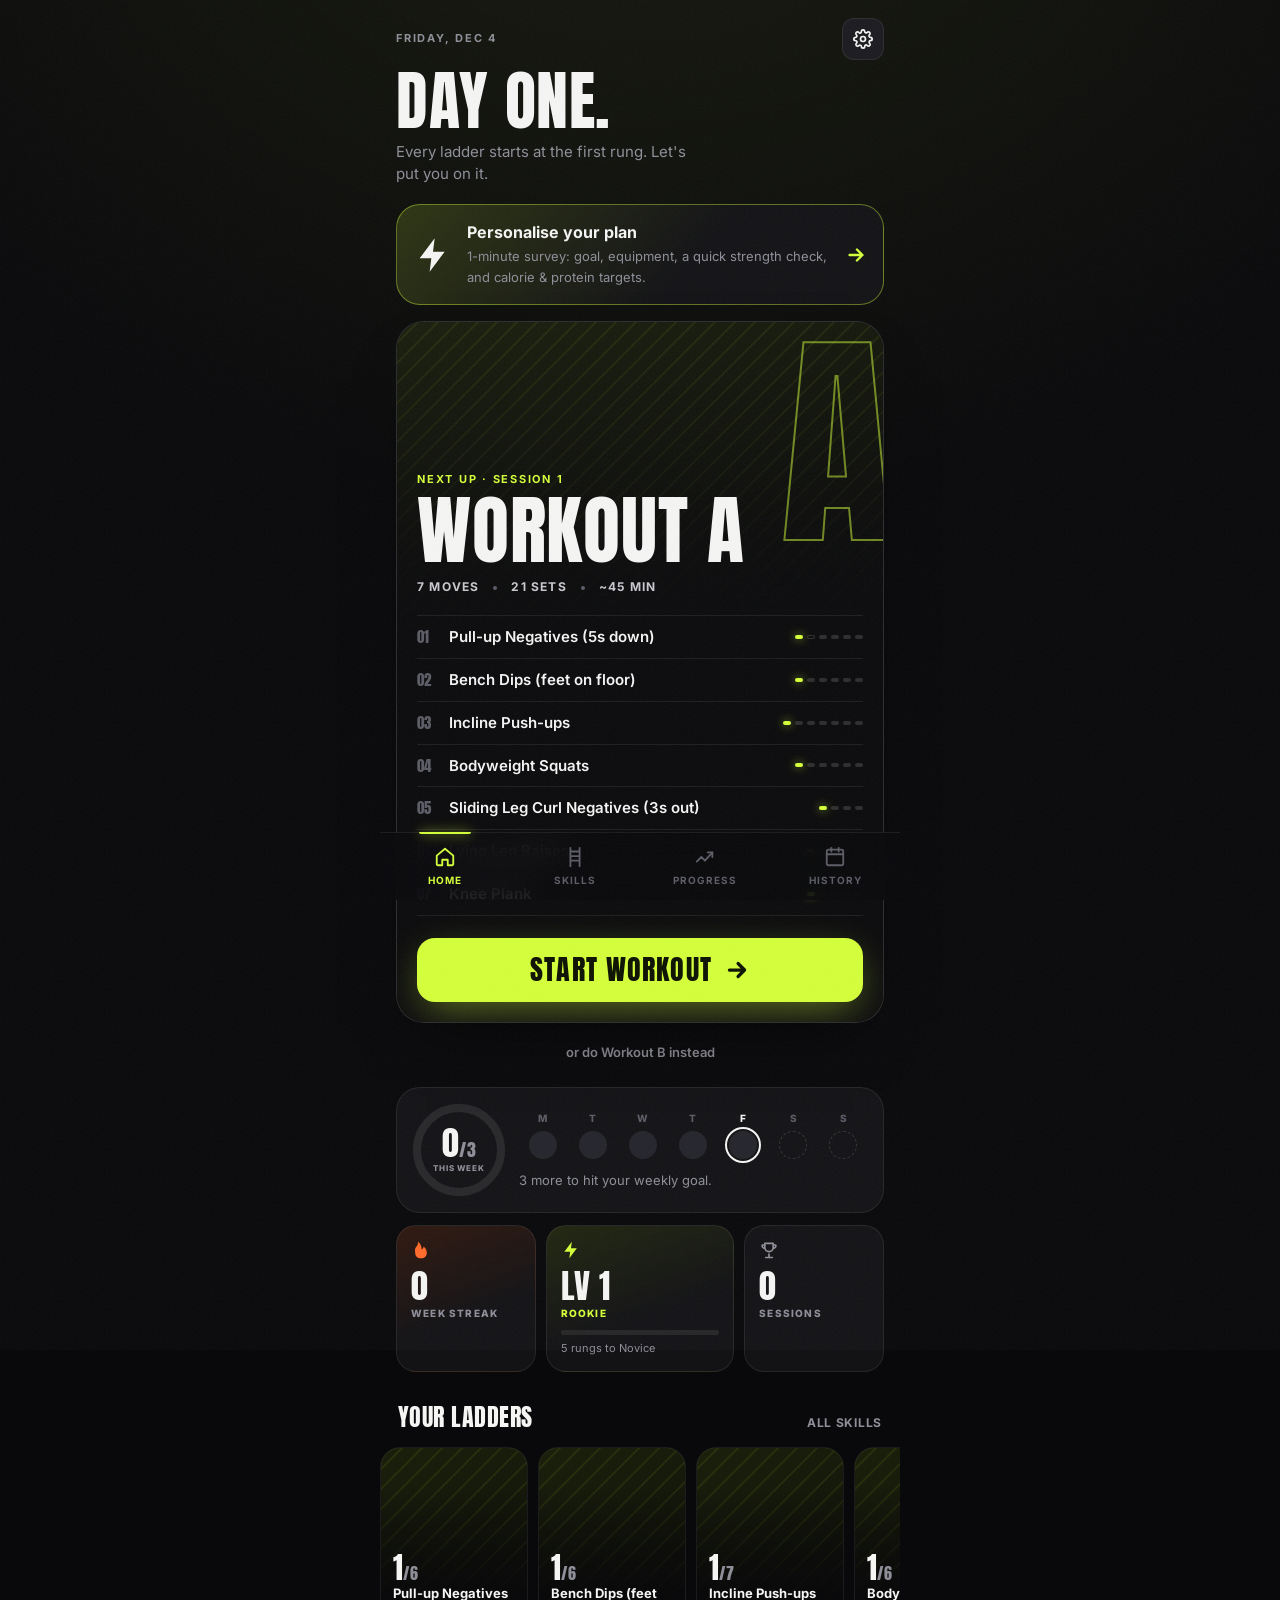
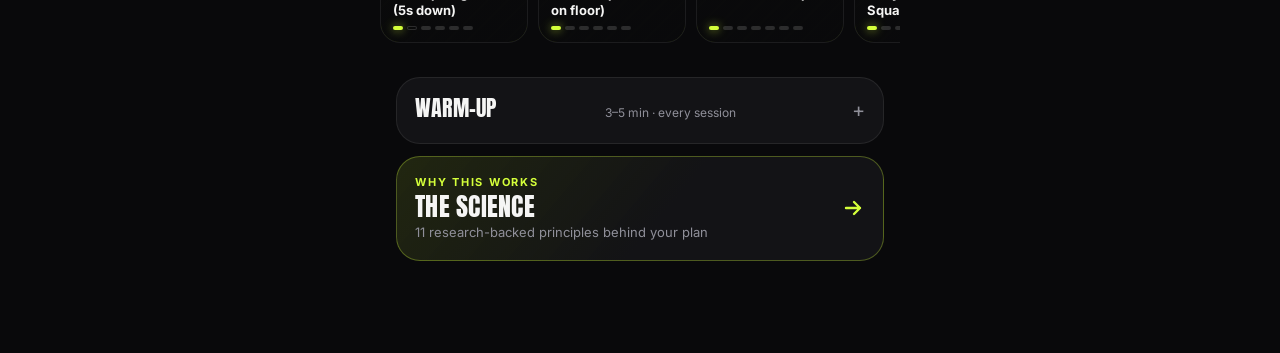
<file: index.html>
<!DOCTYPE html>
<html lang="en">
<head>
<meta charset="UTF-8">
<meta name="viewport" content="width=device-width, initial-scale=1.0, viewport-fit=cover">
<meta name="theme-color" content="#09090b">
<title>Calisthenics</title>
<link rel="manifest" href="manifest.webmanifest">
<link rel="icon" type="image/png" href="icons/favicon-64.png">
<link rel="apple-touch-icon" href="icons/apple-touch-icon.png">
<meta name="apple-mobile-web-app-capable" content="yes">
<meta name="mobile-web-app-capable" content="yes">
<meta name="apple-mobile-web-app-status-bar-style" content="black-translucent">
<meta name="apple-mobile-web-app-title" content="Calisthenics">
<link rel="stylesheet" href="css/tokens.css">
<link rel="stylesheet" href="css/components.css">
<link rel="stylesheet" href="css/home.css">
<link rel="stylesheet" href="css/session.css">
<link rel="stylesheet" href="css/skills.css">
<link rel="stylesheet" href="css/progress.css">
<link rel="stylesheet" href="css/history.css">
<link rel="stylesheet" href="css/science.css">
<link rel="stylesheet" href="css/equipment.css">
<link rel="stylesheet" href="css/survey.css">
<link rel="stylesheet" href="css/sync.css">
<link rel="stylesheet" href="css/reminders.css">
<link rel="stylesheet" href="css/weight.css">
</head>
<body>
<div class="grain" aria-hidden="true"></div>

<main id="app">
  <section id="home" class="screen"></section>
  <section id="skills" class="screen hidden"></section>
  <section id="progress" class="screen hidden"></section>
  <section id="history" class="screen hidden"></section>
</main>

<!-- Full-screen layers -->
<section id="session" class="layer hidden"></section>
<section id="rest" class="layer hidden"></section>
<section id="hold" class="layer hidden"></section>
<section id="finish" class="layer hidden"></section>
<section id="survey" class="layer hidden"></section>

<div id="sheet" class="sheet-wrap hidden"><div class="sheet" id="sheetBody"></div></div>

<div id="vidOverlay" class="vid-wrap hidden">
  <div class="vid-box">
    <div class="vid-head"><span id="vidTitle"></span><button class="icon-btn" id="vidClose" aria-label="Close">&#10005;</button></div>
    <div class="vid-frame"><iframe id="vidFrame" allow="accelerometer; autoplay; encrypted-media; gyroscope; picture-in-picture" allowfullscreen></iframe></div>
    <a id="vidOpen" class="vid-open" target="_blank" rel="noopener">Open in YouTube &#8599;</a>
  </div>
</div>

<div id="toast" class="toast hidden"></div>

<nav id="nav">
  <button data-screen="home" class="active">
    <svg viewBox="0 0 24 24"><path d="M3 10.5 12 3l9 7.5V20a1 1 0 0 1-1 1h-5v-6H9v6H4a1 1 0 0 1-1-1z"/></svg><span>Home</span></button>
  <button data-screen="skills">
    <svg viewBox="0 0 24 24"><path d="M7 2v20M17 2v20M7 6h10M7 11h10M7 16h10"/></svg><span>Skills</span></button>
  <button data-screen="progress">
    <svg viewBox="0 0 24 24"><path d="M3 17l5-5 4 4 8-9"/><path d="M15 7h5v5"/></svg><span>Progress</span></button>
  <button data-screen="history">
    <svg viewBox="0 0 24 24"><rect x="3" y="4" width="18" height="17" rx="2"/><path d="M3 9h18M8 2v4M16 2v4"/></svg><span>History</span></button>
</nav>

<!-- Data -->
<script src="js/data/plan.js"></script>
<script src="js/data/videos.js"></script>
<script src="js/data/cues.js"></script>
<script src="js/data/science.js"></script>
<script src="js/data/survey.js"></script>
<!-- Core (no DOM) -->
<script src="js/core/util.js"></script>
<script src="js/core/store.js"></script>
<script src="js/core/weights.js"></script>
<script src="js/core/planner.js"></script>
<script src="js/core/stats.js"></script>
<script src="js/core/deload.js"></script>
<script src="js/core/profile.js"></script>
<script src="js/core/sync.js"></script>
<!-- UI -->
<script src="js/ui/feedback.js"></script>
<script src="js/ui/widgets.js"></script>
<script src="js/ui/media.js"></script>
<script src="js/ui/dialogs.js"></script>
<script src="js/ui/router.js"></script>
<script src="js/ui/home.js"></script>
<script src="js/ui/deload.js"></script>
<script src="js/ui/session.js"></script>
<script src="js/ui/rest.js"></script>
<script src="js/ui/hold.js"></script>
<script src="js/ui/finish.js"></script>
<script src="js/ui/skills.js"></script>
<script src="js/ui/progress.js"></script>
<script src="js/ui/history.js"></script>
<script src="js/ui/settings.js"></script>
<script src="js/ui/science.js"></script>
<script src="js/ui/equipment.js"></script>
<script src="js/ui/survey.js"></script>
<script src="js/ui/fuel.js"></script>
<script src="js/ui/weight.js"></script>
<script src="js/ui/pwa.js"></script>
<script src="js/ui/sync.js"></script>
<script src="js/ui/reminders.js"></script>
<script src="js/ui/backnav.js"></script>
<script src="js/app.js"></script>
</body>
</html>
</file>
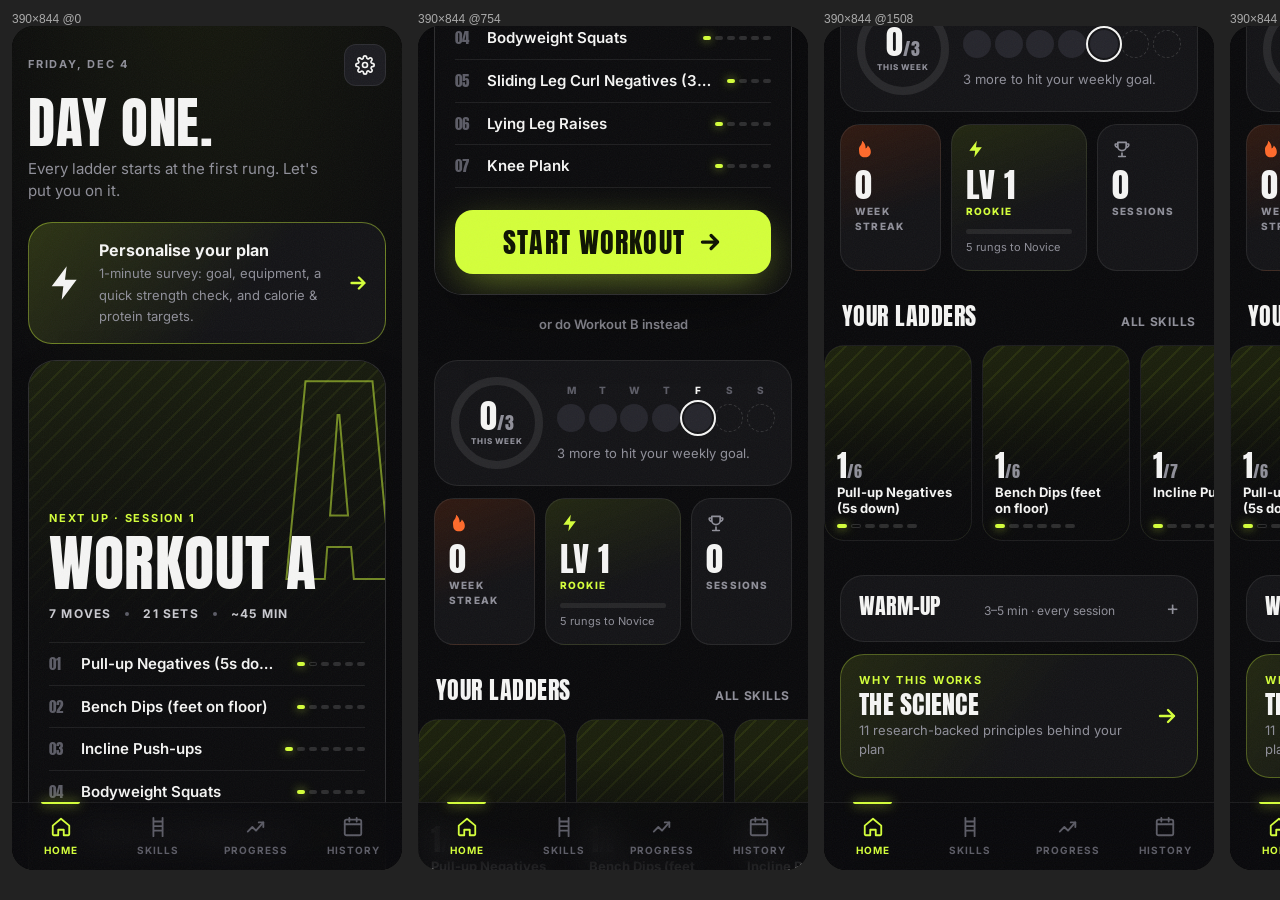
<file: _dev/phones.html>
<!DOCTYPE html><html><head><meta charset="UTF-8"><title>Phone preview</title>
<!-- Dev-only: renders the app in phone-sized frames. ?w=390&h=844&n=4&screen=home&step=760 -->
<style>body{margin:0;background:#222;display:flex;gap:16px;padding:12px;align-items:flex-start;font:12px sans-serif;color:#aaa}
iframe{border:0;border-radius:22px;background:#000;display:block}</style></head><body>
<script>
const q = new URLSearchParams(location.search);
const W = +q.get("w") || 390, H = +q.get("h") || 844, N = +q.get("n") || 4, STEP = +q.get("step") || (H - 90), SCREEN = q.get("screen") || "home";
for (let i = 0; i < N; i++) {
  const d = document.createElement("div");
  d.innerHTML = `${W}×${H} @${i * STEP}<iframe src="../index.html" width="${W}" height="${H}"></iframe>`;
  document.body.appendChild(d);
  const f = d.querySelector("iframe");
  f.onload = () => setTimeout(() => {
    const w = f.contentWindow;
    if (SCREEN !== "home") w.show(SCREEN);
    if (q.get("eval")) w.eval(q.get("eval"));
    setTimeout(() => { const L = w.document.querySelector(".layer:not(.hidden)"); L ? (L.scrollTop = i * STEP) : w.scrollTo(0, i * STEP); }, 900);
  }, 200);
}
</script></body></html>
</file>
<file: css/tokens.css>
/* Design tokens, fonts, reset, base typography. */
@font-face { font-family: "Anton"; src: url(../fonts/anton.woff2) format("woff2"); font-display: swap; }
@font-face { font-family: "Inter"; src: url(../fonts/inter.woff2) format("woff2"); font-weight: 400 800; font-display: swap; }

:root {
  --bg: #09090b;
  --surface: #131316;
  --surface-2: #1b1b20;
  --surface-3: #25252c;
  --line: rgba(255, 255, 255, .08);
  --line-2: rgba(255, 255, 255, .14);
  --text: #f5f5f4;
  --muted: #8f8f99;
  --faint: #5c5c66;

  --volt: #d4ff3a;          /* primary energy */
  --volt-ink: #0d1200;
  --volt-dim: rgba(212, 255, 58, .14);
  --fire: #ff6a2b;          /* streaks, workout B */
  --fire-dim: rgba(255, 106, 43, .15);
  --danger: #ff4d5e;

  --wA: var(--volt);
  --wB: var(--fire);

  --display: "Anton", "Impact", "Arial Narrow Bold", sans-serif;
  --body: "Inter", system-ui, -apple-system, "Segoe UI", Roboto, sans-serif;

  --r-sm: 10px; --r: 16px; --r-lg: 24px;
  --gutter: 16px;
  --col: 520px;
  --nav-h: 68px;
  --safe-b: env(safe-area-inset-bottom, 0px);
}

*, *::before, *::after { box-sizing: border-box; -webkit-tap-highlight-color: transparent; }
html, body { margin: 0; padding: 0; }
html { background: var(--bg); }
body {
  font-family: var(--body); color: var(--text); line-height: 1.45; font-size: 15px;
  background:
    radial-gradient(120% 60% at 50% -10%, rgba(212, 255, 58, .07), transparent 60%),
    var(--bg);
  min-height: 100vh; overflow-x: hidden;
  -webkit-font-smoothing: antialiased;
}
button { font: inherit; color: inherit; cursor: pointer; border: 0; background: none; padding: 0; }
input { font: inherit; color: inherit; }
img { display: block; }
svg { display: block; }

.hidden { display: none !important; }
.display { font-family: var(--display); font-weight: 400; letter-spacing: .01em; text-transform: uppercase; line-height: .92; }
.eyebrow { font-size: 11px; font-weight: 700; letter-spacing: .16em; text-transform: uppercase; color: var(--muted); }
.muted { color: var(--muted); }
.tnum { font-variant-numeric: tabular-nums; }

/* film grain over everything — subtle texture */
.grain {
  position: fixed; inset: -50%; z-index: 100; pointer-events: none; opacity: .05;
  background-image: url("data:image/svg+xml,%3Csvg xmlns='http://www.w3.org/2000/svg' width='160' height='160'%3E%3Cfilter id='n'%3E%3CfeTurbulence type='fractalNoise' baseFrequency='.9' numOctaves='2' stitchTiles='stitch'/%3E%3C/filter%3E%3Crect width='100%25' height='100%25' filter='url(%23n)'/%3E%3C/svg%3E");
}

#app { max-width: var(--col); margin: 0 auto; padding: 0 var(--gutter) calc(var(--nav-h) + var(--safe-b) + 24px); }
.screen { animation: rise .35s cubic-bezier(.2, .8, .2, 1); }
@keyframes rise { from { opacity: 0; transform: translateY(8px); } to { opacity: 1; transform: none; } }

@media (prefers-reduced-motion: reduce) {
  *, *::before, *::after { animation: none !important; transition: none !important; }
}
</file>
<file: css/components.css>
/* Shared building blocks: header, buttons, chips, cards, photos, pips, nav, sheet, toast, video. */

/* ---- Page header ---- */
.page-head { display: flex; align-items: flex-end; justify-content: space-between; gap: 12px; padding: 22px 0 18px; }
.page-head h1 { margin: 0; font-size: 44px; }
.page-head .sub { margin-top: 6px; color: var(--muted); font-size: 13px; }

/* ---- Buttons ---- */
.btn {
  display: inline-flex; align-items: center; justify-content: center; gap: 8px;
  height: 48px; padding: 0 18px; border-radius: 14px; font-weight: 700; font-size: 15px;
  background: var(--surface-2); border: 1px solid var(--line); color: var(--text);
  transition: transform .08s ease, background .15s, border-color .15s;
}
.btn:active { transform: scale(.97); }
.btn.block { width: 100%; }
.btn.volt { background: var(--volt); color: var(--volt-ink); border-color: transparent; }
.btn.fire { background: var(--fire); color: #1a0700; border-color: transparent; }
.btn.danger { background: transparent; color: var(--danger); border-color: rgba(255, 77, 94, .4); }
.btn.quiet { background: transparent; border-color: transparent; color: var(--muted); }
.btn svg { width: 18px; height: 18px; fill: none; stroke: currentColor; stroke-width: 2.4; stroke-linecap: round; stroke-linejoin: round; }

.btn-go {
  position: relative; width: 100%; height: 64px; border-radius: 18px;
  background: var(--volt); color: var(--volt-ink);
  font-family: var(--display); font-size: 28px; letter-spacing: .04em; text-transform: uppercase;
  display: flex; align-items: center; justify-content: center; gap: 12px;
  box-shadow: 0 0 0 0 rgba(212, 255, 58, .55), 0 12px 40px -8px rgba(212, 255, 58, .45);
  animation: pulse 2.4s ease-out infinite;
  transition: transform .08s ease;
}
.btn-go:active { transform: scale(.98); }
.btn-go svg { width: 26px; height: 26px; fill: none; stroke: currentColor; stroke-width: 3; stroke-linecap: round; stroke-linejoin: round; }
.btn-go.fire { background: var(--fire); color: #1a0700; box-shadow: 0 12px 40px -8px rgba(255, 106, 43, .5); animation: none; }
@keyframes pulse {
  0% { box-shadow: 0 0 0 0 rgba(212, 255, 58, .5), 0 12px 40px -8px rgba(212, 255, 58, .45); }
  70% { box-shadow: 0 0 0 14px rgba(212, 255, 58, 0), 0 12px 40px -8px rgba(212, 255, 58, .45); }
  100% { box-shadow: 0 0 0 0 rgba(212, 255, 58, 0), 0 12px 40px -8px rgba(212, 255, 58, .45); }
}

.icon-btn {
  width: 42px; height: 42px; border-radius: 12px; flex: 0 0 auto;
  display: inline-flex; align-items: center; justify-content: center;
  background: var(--surface-2); border: 1px solid var(--line); color: var(--text); font-size: 16px;
}
.icon-btn svg { width: 20px; height: 20px; fill: none; stroke: currentColor; stroke-width: 2; stroke-linecap: round; stroke-linejoin: round; }
.icon-btn:active { transform: scale(.95); }
.icon-btn.glass { background: rgba(10, 10, 12, .55); backdrop-filter: blur(10px); border-color: rgba(255, 255, 255, .12); }

/* ---- Chips & tags ---- */
.chip {
  display: inline-flex; align-items: center; gap: 6px; height: 26px; padding: 0 10px; border-radius: 99px;
  font-size: 11px; font-weight: 800; letter-spacing: .08em; text-transform: uppercase;
  background: var(--surface-3); color: var(--muted); white-space: nowrap;
}
.chip.up   { background: var(--volt); color: var(--volt-ink); }
.chip.new  { background: rgba(255, 255, 255, .1); color: var(--text); }
.chip.push { background: var(--volt-dim); color: var(--volt); }
.chip.own  { background: var(--fire-dim); color: var(--fire); }
.wtag {
  display: inline-flex; align-items: center; justify-content: center; width: 26px; height: 26px; border-radius: 8px;
  font-family: var(--display); font-size: 16px; color: var(--volt-ink); background: var(--wA);
}
.wtag.B { background: var(--wB); color: #1a0700; }

/* ---- Cards ---- */
.card { background: var(--surface); border: 1px solid var(--line); border-radius: var(--r-lg); padding: 18px; }
.card + .card, .stack > * + * { margin-top: 12px; }
.section-title { display: flex; align-items: baseline; justify-content: space-between; margin: 28px 2px 12px; }
.section-title h2 { margin: 0; font-family: var(--display); font-weight: 400; font-size: 24px; text-transform: uppercase; letter-spacing: .02em; }
.section-title .link { font-size: 12px; font-weight: 700; color: var(--muted); letter-spacing: .06em; text-transform: uppercase; }

/* ---- Photos (tutorial thumbnails, treated so they read as one set) ---- */
.photo { position: absolute; inset: 0; overflow: hidden; background: #111 linear-gradient(135deg, #1b1b20, #0c0c0e); }
.photo img {
  width: 100%; height: 100%; object-fit: cover;
  filter: grayscale(1) contrast(1.15) brightness(.75);
  transform: scale(1.04);
}
.photo::after { content: ""; position: absolute; inset: 0; }
.photo.tint-A::before, .photo.tint-B::before {
  content: ""; position: absolute; inset: 0; z-index: 1; mix-blend-mode: color; opacity: .35;
}
.photo.tint-A::before { background: var(--volt); }
.photo.tint-B::before { background: var(--fire); }

/* ---- Rung pips ---- */
.pips { display: flex; gap: 4px; align-items: center; }
.pips i { width: 14px; height: 6px; border-radius: 3px; background: rgba(255, 255, 255, .14); }
.pips i.on { background: var(--volt); }
.pips i.cur { background: var(--volt); box-shadow: 0 0 10px rgba(212, 255, 58, .7); }
.pips.B i.on, .pips.B i.cur { background: var(--fire); }
.pips.B i.cur { box-shadow: 0 0 10px rgba(255, 106, 43, .7); }

/* ---- Progress ring ---- */
.ring { position: relative; flex: 0 0 auto; }
.ring svg { transform: rotate(-90deg); }
.ring .track { stroke: rgba(255, 255, 255, .09); fill: none; }
.ring .val { stroke: var(--volt); fill: none; stroke-linecap: round; transition: stroke-dashoffset .6s cubic-bezier(.2, .8, .2, 1); }
.ring .lbl { position: absolute; inset: 0; display: flex; flex-direction: column; align-items: center; justify-content: center; text-align: center; }

/* ---- Bars ---- */
.meter { height: 8px; border-radius: 99px; background: rgba(255, 255, 255, .08); overflow: hidden; }
.meter > i { display: block; height: 100%; border-radius: 99px; background: linear-gradient(90deg, #a8d400, var(--volt)); }

/* ---- Bottom nav ---- */
#nav {
  position: fixed; left: 0; right: 0; bottom: 0; z-index: 30;
  max-width: var(--col); margin: 0 auto; height: calc(var(--nav-h) + var(--safe-b)); padding-bottom: var(--safe-b);
  display: flex; background: rgba(9, 9, 11, .82); backdrop-filter: blur(16px) saturate(1.4);
  border-top: 1px solid var(--line);
}
#nav button { flex: 1; display: flex; flex-direction: column; align-items: center; justify-content: center; gap: 5px;
  color: var(--faint); font-size: 10px; font-weight: 700; letter-spacing: .1em; text-transform: uppercase; position: relative; }
#nav svg { width: 22px; height: 22px; fill: none; stroke: currentColor; stroke-width: 2; stroke-linecap: round; stroke-linejoin: round; }
#nav button.active { color: var(--volt); }
#nav button.active::before { content: ""; position: absolute; top: -1px; left: 30%; right: 30%; height: 2px; background: var(--volt); border-radius: 0 0 2px 2px; box-shadow: 0 0 12px var(--volt); }

/* ---- Full-screen layers ---- */
.layer { position: fixed; inset: 0; z-index: 40; background: var(--bg); overflow-y: auto; overscroll-behavior: contain; }

/* ---- Bottom sheet ---- */
.sheet-wrap { position: fixed; inset: 0; z-index: 70; background: rgba(0, 0, 0, .6); backdrop-filter: blur(4px);
  display: flex; align-items: flex-end; justify-content: center; animation: fade .2s ease; }
.sheet { width: 100%; max-width: var(--col); background: var(--surface); border: 1px solid var(--line-2); border-bottom: 0;
  border-radius: 26px 26px 0 0; padding: 10px 20px calc(24px + var(--safe-b)); animation: slideup .28s cubic-bezier(.2, .8, .2, 1);
  max-height: 88vh; overflow-y: auto; }
.sheet::before { content: ""; display: block; width: 40px; height: 4px; border-radius: 4px; background: var(--line-2); margin: 0 auto 16px; }
.sheet h3 { margin: 0 0 6px; font-family: var(--display); font-weight: 400; font-size: 28px; text-transform: uppercase; }
.sheet p { margin: 0 0 18px; color: var(--muted); }
.sheet .row { display: flex; gap: 10px; }
.sheet .row > * { flex: 1; }
@keyframes fade { from { opacity: 0; } }
@keyframes slideup { from { transform: translateY(40px); opacity: 0; } }

/* ---- Toast ---- */
.toast { position: fixed; left: 50%; bottom: calc(var(--nav-h) + var(--safe-b) + 14px); transform: translateX(-50%); z-index: 90;
  background: var(--volt); color: var(--volt-ink); font-weight: 800; font-size: 14px; padding: 12px 18px; border-radius: 14px;
  box-shadow: 0 10px 30px -6px rgba(212, 255, 58, .5); animation: toast .3s cubic-bezier(.2, .8, .2, 1); max-width: calc(100% - 32px); text-align: center; }
@keyframes toast { from { transform: translate(-50%, 16px); opacity: 0; } }

/* ---- Video modal ---- */
.vid-wrap { position: fixed; inset: 0; z-index: 80; background: rgba(0, 0, 0, .88); backdrop-filter: blur(6px);
  display: flex; align-items: center; justify-content: center; padding: 16px; animation: fade .2s ease; }
.vid-box { width: 100%; max-width: 720px; background: var(--surface); border: 1px solid var(--line-2); border-radius: 20px; overflow: hidden; }
.vid-head { display: flex; align-items: center; justify-content: space-between; gap: 10px; padding: 12px 12px 12px 18px; }
.vid-head span { font-family: var(--display); font-size: 20px; text-transform: uppercase; letter-spacing: .02em; }
.vid-frame { position: relative; padding-bottom: 56.25%; background: #000; }
.vid-frame iframe { position: absolute; inset: 0; width: 100%; height: 100%; border: 0; }
.vid-open { display: block; text-align: center; padding: 14px; color: var(--volt); text-decoration: none; font-weight: 700; font-size: 14px; border-top: 1px solid var(--line); }

/* ---- Empty states ---- */
.empty { text-align: center; padding: 48px 24px; color: var(--muted); }
.empty .display { font-size: 40px; color: var(--text); margin-bottom: 10px; }
.pips i.na { background: transparent; box-shadow: inset 0 0 0 1px rgba(255, 255, 255, .14); }

/* no thumbnail (offline, or a variation without a curated tutorial): striped placeholder */
.photo:not(:has(img)) { background: repeating-linear-gradient(135deg, rgba(255, 255, 255, .035) 0 2px, transparent 2px 14px), linear-gradient(160deg, #1d1d22, #0c0c0e); }
.photo.tint-A:not(:has(img)) { background: repeating-linear-gradient(135deg, rgba(212, 255, 58, .07) 0 2px, transparent 2px 14px), linear-gradient(160deg, #1b1f12, #0c0c0e); }
.photo.tint-B:not(:has(img)) { background: repeating-linear-gradient(135deg, rgba(255, 106, 43, .08) 0 2px, transparent 2px 14px), linear-gradient(160deg, #22160f, #0c0c0e); }
</file>
<file: css/home.css>
/* Home screen */
.home-top { display: flex; align-items: center; justify-content: space-between; padding: 18px 0 6px; }
.home-h1 { margin: 6px 0 0; font-size: clamp(46px, 14vw, 64px); }
.home-sub { margin: 10px 0 20px; color: var(--muted); font-size: 15px; max-width: 34ch; }
.volt-txt { color: var(--volt); }

.resume { display: flex; align-items: center; justify-content: space-between; gap: 12px; margin-bottom: 16px;
  padding: 14px 14px 14px 18px; border-radius: var(--r); background: var(--volt-dim); border: 1px solid rgba(212, 255, 58, .35); }

/* Hero */
.hero { position: relative; border-radius: 28px; overflow: hidden; isolation: isolate; border: 1px solid var(--line-2);
  box-shadow: 0 30px 60px -30px rgba(0, 0, 0, .8); }
.hero { background: #0b0b0d; }
.hero .photo { bottom: auto; height: 340px; }
.hero .photo img { opacity: .9; filter: grayscale(1) contrast(1.2) brightness(.85); transform: none; }
.hero .photo::before { opacity: .22; }
.hero-shade { position: absolute; inset: 0; z-index: 1;
  background: linear-gradient(180deg, rgba(11, 11, 13, .05) 0, rgba(11, 11, 13, .35) 110px, rgba(11, 11, 13, .9) 250px, #0b0b0d 340px); }
.hero-letter { position: absolute; z-index: 1; right: -12px; top: 6px; font-size: 230px; line-height: 1;
  color: transparent; -webkit-text-stroke: 2px rgba(212, 255, 58, .5); pointer-events: none; }
.hero.B .hero-letter { -webkit-text-stroke-color: rgba(255, 106, 43, .55); }
.hero-body { position: relative; z-index: 2; padding: 150px 20px 20px; }
.hero-eyebrow { color: var(--volt); }
.hero.B .hero-eyebrow { color: var(--fire); }
.hero-title { font-size: clamp(54px, 16vw, 76px); margin-top: 8px; }
.hero-meta { display: flex; gap: 14px; margin-top: 12px; font-size: 12px; font-weight: 700; letter-spacing: .1em; text-transform: uppercase; color: #c9c9cf; }
.hero-meta span + span::before { content: ""; display: inline-block; width: 4px; height: 4px; border-radius: 50%; background: var(--faint); margin-right: 14px; vertical-align: middle; }
.hero-moves { list-style: none; margin: 20px 0 22px; padding: 0; border-top: 1px solid var(--line); }
.hero-moves li { display: flex; align-items: center; gap: 12px; padding: 10px 0; border-bottom: 1px solid var(--line); }
.hero-moves .n { font-family: var(--display); font-size: 15px; color: var(--faint); width: 20px; }
.hero-moves .nm { flex: 1; min-width: 0; font-weight: 600; font-size: 15px; white-space: nowrap; overflow: hidden; text-overflow: ellipsis; }
.hero-moves .pips i { width: 8px; height: 4px; }
.swap-link { display: block; margin: 12px auto 0; padding: 8px 12px; font-size: 13px; font-weight: 600; color: var(--muted); }
.swap-link:hover { color: var(--text); }

/* Week */
.week { display: flex; align-items: center; gap: 14px; margin-top: 18px; padding: 16px; }
.ring-n { font-size: 34px; line-height: 1; }
.ring-n small { font-size: 18px; color: var(--muted); }
.ring-l { font-size: 8px; font-weight: 800; letter-spacing: .1em; text-transform: uppercase; color: var(--muted); margin-top: 3px; }
.week-right { flex: 1; min-width: 0; }
.days { display: flex; justify-content: space-between; gap: 3px; }
.day { flex: 1; min-width: 0; display: flex; flex-direction: column; align-items: center; gap: 6px; font-size: 10px; font-weight: 800; color: var(--faint); }
.day i { width: 100%; max-width: 28px; aspect-ratio: 1; border-radius: 50%; background: var(--surface-3); display: flex; align-items: center; justify-content: center; }
.day i svg { width: 60%; height: 60%; fill: none; stroke: var(--volt-ink); stroke-width: 3.2; stroke-linecap: round; stroke-linejoin: round; }
.day.done i { background: var(--volt); box-shadow: 0 0 14px rgba(212, 255, 58, .35); }
.day.today { color: var(--text); }
.day.today i { outline: 2px solid var(--text); outline-offset: 2px; }
.day.future i { background: transparent; border: 1px dashed var(--line-2); }
.week-note { margin-top: 12px; font-size: 13px; color: var(--muted); }

/* Tiles */
.tiles { display: grid; grid-template-columns: 1fr 1.35fr 1fr; gap: 10px; margin-top: 12px; }
.tile { background: var(--surface); border: 1px solid var(--line); border-radius: 20px; padding: 14px; min-width: 0; }
.t-ico svg { width: 20px; height: 20px; fill: none; stroke: var(--muted); stroke-width: 2; stroke-linecap: round; stroke-linejoin: round; }
.fire-t .t-ico svg { color: var(--fire); }
.rank-t .t-ico svg { color: var(--volt); }
.t-n { font-size: 34px; margin-top: 10px; white-space: nowrap; }
.t-l { font-size: 10px; font-weight: 800; letter-spacing: .12em; text-transform: uppercase; color: var(--muted); margin-top: 4px; }
.fire-t { background: linear-gradient(160deg, rgba(255, 106, 43, .16), var(--surface) 60%); }
.rank-t { background: linear-gradient(160deg, rgba(212, 255, 58, .12), var(--surface) 60%); }
.rank-t .t-l { color: var(--volt); }
.rank-t .meter { margin-top: 10px; height: 5px; }
.t-s { font-size: 11px; color: var(--muted); margin-top: 6px; }

/* Level up */
.lvlup { display: flex; align-items: center; gap: 12px; padding: 16px; border-radius: 20px;
  background: linear-gradient(120deg, rgba(212, 255, 58, .18), rgba(212, 255, 58, .04)); border: 1px solid rgba(212, 255, 58, .4);
  box-shadow: 0 0 30px -10px rgba(212, 255, 58, .4) inset; }
.lvlup-txt { flex: 1; min-width: 0; }
.lvlup .from { font-size: 13px; color: var(--muted); margin-top: 4px; text-decoration: line-through; text-decoration-color: rgba(255, 255, 255, .25); }
.lvlup .to { display: flex; align-items: center; gap: 6px; font-family: var(--display); font-size: 22px; text-transform: uppercase; color: var(--volt); margin-top: 2px; }
.lvlup .to svg { width: 18px; height: 18px; flex: 0 0 auto; fill: none; stroke: currentColor; stroke-width: 2.6; stroke-linecap: round; stroke-linejoin: round; }

/* Ladders carousel */
.ladders { display: flex; gap: 10px; overflow-x: auto; scroll-snap-type: x mandatory; margin: 0 calc(-1 * var(--gutter)); padding: 0 var(--gutter) 6px; scrollbar-width: none; }
.ladders::-webkit-scrollbar { display: none; }
.ladder { position: relative; flex: 0 0 148px; height: 196px; border-radius: 20px; overflow: hidden; scroll-snap-align: start; text-align: left; border: 1px solid var(--line); isolation: isolate; }
.ladder .photo img { opacity: .6; }
.ladder::after { content: ""; position: absolute; inset: 0; z-index: 1; background: linear-gradient(180deg, transparent 20%, rgba(9, 9, 11, .95) 75%); }
.ladder-body { position: absolute; z-index: 2; left: 12px; right: 12px; bottom: 12px; }
.ladder-rung { font-size: 30px; }
.ladder-rung small { font-size: 16px; color: var(--muted); }
.ladder-nm { font-size: 13px; font-weight: 700; line-height: 1.25; margin: 4px 0 8px; min-height: 2.5em; display: -webkit-box; -webkit-line-clamp: 2; -webkit-box-orient: vertical; overflow: hidden; }
.ladder .pips i { width: 10px; height: 4px; }

/* Collapsibles */
.warm { margin-top: 12px; padding: 0; }
.warm summary { list-style: none; cursor: pointer; display: flex; align-items: baseline; justify-content: space-between; gap: 10px; padding: 18px; }
.warm summary::-webkit-details-marker { display: none; }
.warm summary .display { font-size: 22px; }
.warm summary .muted { font-size: 12px; }
.warm summary::after { content: "+"; font-size: 20px; color: var(--muted); margin-left: 8px; }
.warm[open] summary::after { content: "–"; }
.warm ul, .warm p { margin: 0; padding: 0 18px 18px 36px; color: #c9c9cf; font-size: 14px; }
.warm p { padding-left: 18px; }
.warm li + li { margin-top: 6px; }
.warm:first-of-type { margin-top: 28px; }

/* Deload card */
.dl-card { display: flex; align-items: flex-start; gap: 14px; margin-bottom: 16px; padding: 16px; border-radius: var(--r-lg);
  background: linear-gradient(130deg, rgba(120, 170, 255, .14), var(--surface) 60%); border: 1px solid rgba(120, 170, 255, .35); }
.dl-ico svg { width: 30px; height: 30px; fill: none; stroke: #9cc0ff; stroke-width: 2; stroke-linecap: round; stroke-linejoin: round; }
.dl-txt { flex: 1; min-width: 0; }
.dl-txt .eyebrow { color: #9cc0ff; }
.dl-txt b { display: block; font-size: 16px; margin-top: 4px; }
.dl-txt span { display: block; font-size: 13px; color: var(--muted); margin-top: 4px; }
.dl-acts { display: flex; gap: 8px; margin-top: 12px; }
.dl-acts .btn { height: 40px; padding: 0 14px; font-size: 13px; }
</file>
<file: css/session.css>
/* Workout player, rest + hold overlays, finish screen. */

/* ---- Player ---- */
.s-wrap { max-width: var(--col); margin: 0 auto; padding: 12px var(--gutter) calc(110px + var(--safe-b)); }
.s-top { display: flex; align-items: center; justify-content: space-between; gap: 10px; }
.s-clock { text-align: center; }
.s-clock .display { font-size: 26px; margin-top: 2px; }
.s-finish-top { height: 42px; padding: 0 14px; font-size: 13px; }

.s-segs { display: flex; gap: 5px; margin: 14px 0 14px; }
.seg { position: relative; flex: 1; height: 22px; }
.seg i, .seg::after { position: absolute; left: 0; top: 9px; height: 5px; border-radius: 3px; }
.seg::after { content: ""; right: 0; background: rgba(255, 255, 255, .12); }
.seg i { z-index: 1; background: var(--volt); transition: width .4s cubic-bezier(.2, .8, .2, 1); }
.B .seg i { background: var(--fire); }
.seg.cur::after { background: rgba(255, 255, 255, .3); }

.s-stage { position: relative; height: clamp(200px, 30vh, 300px); border-radius: 26px; overflow: hidden; isolation: isolate; border: 1px solid var(--line-2); }
.s-stage .photo img { opacity: .7; filter: grayscale(1) contrast(1.15) brightness(.75) blur(1.5px); }
.s-shade { position: absolute; inset: 0; z-index: 1; background: linear-gradient(180deg, rgba(9, 9, 11, .1) 20%, rgba(9, 9, 11, .92) 85%); }
.s-stage-body { position: absolute; z-index: 2; left: 18px; right: 18px; bottom: 18px; }
.s-eyebrow { color: var(--volt); }
.B .s-eyebrow { color: var(--fire); }
.s-title { font-size: clamp(36px, 11vw, 52px); margin-top: 6px; }
.s-chips { display: flex; flex-wrap: wrap; gap: 6px; margin-top: 12px; }
.how-pill { position: absolute; z-index: 2; top: 14px; right: 14px; display: inline-flex; align-items: center; gap: 8px; height: 40px; padding: 0 16px 0 12px;
  border-radius: 99px; background: rgba(10, 10, 12, .6); backdrop-filter: blur(10px); border: 1px solid rgba(255, 255, 255, .16); font-weight: 700; font-size: 13px; }
.how-pill svg { width: 18px; height: 18px; color: var(--volt); }
.B .how-pill svg { color: var(--fire); }

.s-cue { margin-top: 10px; padding: 12px 16px; border-radius: var(--r); background: var(--surface); border: 1px solid var(--line); color: #d4d4d8; font-size: 14px; }
.s-cue .eyebrow { display: block; margin-bottom: 4px; }

.s-ladder { display: flex; align-items: center; gap: 12px; margin-top: 10px; padding: 8px; border-radius: var(--r); background: var(--surface); border: 1px solid var(--line); }
.s-ladder-mid { flex: 1; display: flex; flex-direction: column; align-items: center; gap: 8px; }
.s-ladder .icon-btn:disabled { opacity: .25; }
.lvl-ready { height: 42px; padding: 0 14px; animation: pulse 2s ease-out infinite; }

/* Sets */
.s-sets { margin-top: 14px; display: flex; flex-direction: column; gap: 8px; }
.set { display: flex; align-items: center; gap: 8px; padding: 8px; border-radius: 18px; background: var(--surface); border: 1px solid var(--line); transition: background .2s, border-color .2s; }
.set.active { border-color: rgba(212, 255, 58, .5); box-shadow: 0 0 0 1px rgba(212, 255, 58, .15), 0 10px 30px -18px rgba(212, 255, 58, .6); }
.B .set.active { border-color: rgba(255, 106, 43, .55); box-shadow: 0 0 0 1px rgba(255, 106, 43, .15); }
.set.done { background: var(--volt-dim); border-color: transparent; }
.B .set.done { background: var(--fire-dim); }
.set-n { width: 46px; flex: 0 0 46px; text-align: center; }
.set-n .display { font-size: 26px; display: block; }
.set-n small { display: block; font-size: 10px; color: var(--muted); font-weight: 700; white-space: nowrap; letter-spacing: .02em; }
.stepper { flex: 1; min-width: 0; display: flex; align-items: center; background: var(--surface-2); border-radius: 14px; height: 56px; }
.stepper button { width: 44px; height: 56px; flex: 0 0 44px; display: flex; align-items: center; justify-content: center; color: var(--muted); }
.stepper button svg { width: 18px; height: 18px; fill: none; stroke: currentColor; stroke-width: 2.6; stroke-linecap: round; }
.stepper button:active { color: var(--text); }
.stepper label { flex: 1; min-width: 0; display: flex; flex-direction: column; align-items: center; justify-content: center; gap: 1px; }
.stepper input { width: 100%; min-width: 0; background: none; border: 0; text-align: center; font-family: var(--display); font-size: 28px; line-height: 1; padding: 0; -moz-appearance: textfield; }
.stepper input::-webkit-outer-spin-button, .stepper input::-webkit-inner-spin-button { -webkit-appearance: none; margin: 0; }
.stepper input:focus { outline: none; color: var(--volt); }
.stepper label span { font-size: 9px; line-height: 1; color: var(--muted); font-weight: 700; text-transform: uppercase; letter-spacing: .06em; }
.set.done .stepper { opacity: .6; }
.hold-btn, .set-check { width: 56px; height: 56px; flex: 0 0 56px; border-radius: 14px; display: flex; align-items: center; justify-content: center; }
.hold-btn { background: var(--fire-dim); color: var(--fire); }
.hold-btn svg { width: 24px; height: 24px; fill: none; stroke: currentColor; stroke-width: 2.2; stroke-linecap: round; stroke-linejoin: round; }
.set-check { background: var(--surface-3); color: var(--faint); transition: transform .1s, background .2s; }
.set-check svg { width: 26px; height: 26px; fill: none; stroke: currentColor; stroke-width: 3; stroke-linecap: round; stroke-linejoin: round; }
.set-check:active { transform: scale(.92); }
.set.active .set-check { background: var(--surface-3); color: var(--text); border: 1px solid var(--line-2); }
.set.done .set-check { background: var(--volt); color: var(--volt-ink); }
.B .set.done .set-check { background: var(--fire); color: #1a0700; }
.rest-link { display: flex; align-items: center; justify-content: center; gap: 8px; margin: 16px auto 0; padding: 8px 14px; color: var(--muted); font-size: 13px; font-weight: 700; }
.rest-link svg { width: 16px; height: 16px; fill: none; stroke: currentColor; stroke-width: 2.2; stroke-linecap: round; }

/* Dock */
.s-dock { position: fixed; left: 0; right: 0; bottom: 0; z-index: 45; max-width: var(--col); margin: 0 auto;
  display: flex; align-items: center; gap: 10px; padding: 12px var(--gutter) calc(12px + var(--safe-b));
  background: linear-gradient(180deg, transparent, rgba(9, 9, 11, .92) 30%); }
.s-dock .icon-btn { width: 56px; height: 56px; border-radius: 16px; }
.s-dock .icon-btn:disabled { opacity: .3; }
.s-dock .btn-go { flex: 1; width: auto; height: 56px; font-size: 22px; border-radius: 16px; }
.s-dock .btn-go.quiet-go { animation: none; background: var(--surface-2); color: var(--text); box-shadow: none; border: 1px solid var(--line-2); }
.s-next { flex: 1; height: 56px; border-radius: 16px; display: flex; align-items: center; justify-content: space-between; gap: 10px; padding: 0 18px;
  background: var(--surface-2); border: 1px solid var(--line-2); text-align: left; min-width: 0; }
.s-next span { min-width: 0; font-weight: 700; white-space: nowrap; overflow: hidden; text-overflow: ellipsis; }
.s-next small { display: block; font-size: 10px; letter-spacing: .14em; text-transform: uppercase; color: var(--muted); font-weight: 800; }
.s-next svg { width: 22px; height: 22px; flex: 0 0 auto; fill: none; stroke: currentColor; stroke-width: 2.4; stroke-linecap: round; stroke-linejoin: round; }
.s-next.ready { background: var(--volt); color: var(--volt-ink); border-color: transparent; }
.s-next.ready small { color: rgba(13, 18, 0, .6); }
.B .s-next.ready { background: var(--fire); color: #1a0700; }

/* ---- Rest + hold overlays ---- */
#rest, #hold { z-index: 55; background: radial-gradient(80% 50% at 50% 30%, rgba(212, 255, 58, .08), transparent 70%), rgba(9, 9, 11, .985); animation: fade .2s ease; }
#hold { background: radial-gradient(80% 50% at 50% 30%, rgba(255, 106, 43, .1), transparent 70%), rgba(9, 9, 11, .985); }
.r-wrap { position: relative; max-width: 440px; min-height: 100%; margin: 0 auto; padding: 28px 24px calc(28px + var(--safe-b));
  display: flex; flex-direction: column; align-items: center; justify-content: center; gap: 22px; }
.r-eyebrow { color: var(--text); font-size: 13px; text-align: center; }
.r-time { font-size: clamp(64px, 20vw, 96px); }
.r-ring .ring { filter: drop-shadow(0 0 24px rgba(212, 255, 58, .25)); }
.r-ctrls { display: flex; gap: 10px; }
.r-ctrls .btn { width: 96px; }
.r-next { width: 100%; display: flex; align-items: center; gap: 14px; padding: 12px; border-radius: 20px; background: var(--surface); border: 1px solid var(--line); }
.r-thumb { position: relative; width: 84px; height: 64px; flex: 0 0 84px; border-radius: 12px; overflow: hidden; }
.r-next-txt { min-width: 0; }
.r-next-nm { font-size: 22px; margin-top: 4px; }
.r-next-sub { font-size: 12px; color: var(--muted); margin-top: 4px; }
.h-close { position: absolute; top: 16px; right: 16px; }
.h-target { color: var(--muted); font-size: 14px; }
.h-target b { color: var(--text); }

/* ---- Finish ---- */
#finish { z-index: 50; background: radial-gradient(100% 60% at 50% 0%, rgba(212, 255, 58, .16), transparent 60%), var(--bg); }
#confetti { position: fixed; inset: 0; width: 100%; height: 100%; pointer-events: none; z-index: 2; }
.f-wrap { position: relative; max-width: var(--col); margin: 0 auto; padding: 48px var(--gutter) calc(32px + var(--safe-b)); }
.f-eyebrow { color: var(--volt); }
.f-title { font-size: clamp(96px, 32vw, 150px); margin-top: 8px; animation: slam .6s cubic-bezier(.2, 1.4, .3, 1); }
@keyframes slam { from { transform: scale(1.6); opacity: 0; } }
.f-sub { color: #c9c9cf; font-size: 16px; margin: 12px 0 24px; }
.f-stats { display: grid; grid-template-columns: repeat(auto-fit, minmax(70px, 1fr)); gap: 10px; }
.f-stats > div { background: var(--surface); border: 1px solid var(--line); border-radius: 18px; padding: 14px 12px; }
.f-stats .display { font-size: 30px; }
.f-stats span { font-size: 10px; font-weight: 800; letter-spacing: .12em; text-transform: uppercase; color: var(--muted); }
.f-block { margin-top: 14px; padding: 16px; border-radius: 20px; background: var(--surface); border: 1px solid var(--line); }
.f-block.up { background: linear-gradient(120deg, rgba(212, 255, 58, .16), rgba(212, 255, 58, .03)); border-color: rgba(212, 255, 58, .4); }
.f-h { display: flex; align-items: center; gap: 8px; font-size: 11px; font-weight: 800; letter-spacing: .14em; text-transform: uppercase; color: var(--muted); margin-bottom: 6px; }
.f-h svg { width: 16px; height: 16px; fill: none; stroke: var(--volt); stroke-width: 2.2; stroke-linecap: round; stroke-linejoin: round; }
.f-block.up .f-h svg { fill: var(--volt); stroke: none; }
.f-row { display: flex; align-items: center; justify-content: space-between; gap: 12px; padding: 9px 0; border-top: 1px solid var(--line); font-size: 14px; }
.f-h + .f-row { border-top: 0; }
.f-row b { color: var(--volt); }
.f-row .btn { height: 38px; padding: 0 14px; }
.f-wrap > .btn-go { margin-top: 24px; }
</file>
<file: css/skills.css>
/* Skills (ladders) screen */
.sk-meter { margin-bottom: 18px; }
.seg-ctl { display: flex; gap: 6px; padding: 5px; border-radius: 16px; background: var(--surface); border: 1px solid var(--line); }
.seg-ctl button { flex: 1; height: 44px; border-radius: 12px; display: flex; align-items: center; justify-content: center; gap: 8px; font-weight: 700; color: var(--muted); }
.seg-ctl button .wtag { opacity: .5; width: 22px; height: 22px; font-size: 14px; }
.seg-ctl button.on { background: var(--surface-3); color: var(--text); }
.seg-ctl button.on .wtag { opacity: 1; }
.sk-hint { color: var(--muted); font-size: 13px; margin: 14px 2px 16px; }

.skill { border-radius: 24px; overflow: hidden; background: var(--surface); border: 1px solid var(--line); transition: box-shadow .4s; scroll-margin-top: 12px; }
.skill.flash { box-shadow: 0 0 0 2px var(--volt), 0 0 40px -6px rgba(212, 255, 58, .6); }
.skill-head { position: relative; height: 190px; isolation: isolate; }
.skill-head .photo img { opacity: .6; }
.skill-shade { position: absolute; inset: 0; z-index: 1; background: linear-gradient(180deg, rgba(19, 19, 22, 0) 10%, rgba(19, 19, 22, .96) 92%); }
.skill-head-body { position: absolute; z-index: 2; left: 16px; right: 16px; bottom: 14px; }
.skill .eyebrow { color: var(--volt); }
.skill.B .eyebrow { color: var(--fire); }
.skill-name { font-size: 32px; margin-top: 4px; }
.skill-meta { display: flex; align-items: center; gap: 12px; margin-top: 10px; }
.skill-meta > .display { font-size: 22px; }
.skill-meta small { font-size: 14px; color: var(--muted); }

.rungs { list-style: none; margin: 0; padding: 6px 12px 12px; }
.rung { position: relative; }
.rung::before { content: ""; position: absolute; left: 21px; top: 0; bottom: 0; width: 2px; background: var(--line-2); }
.rung:first-child::before { top: 24px; }
.rung:last-child::before { bottom: calc(100% - 24px); }
.rung.done::before { background: var(--volt); }
.B .rung.done::before { background: var(--fire); }
.rung-row { position: relative; width: 100%; display: flex; align-items: center; gap: 14px; padding: 8px 6px; min-height: 48px; text-align: left; border-radius: 12px; }
.rung-row:hover { background: rgba(255, 255, 255, .03); }
.node { position: relative; z-index: 1; width: 30px; height: 30px; flex: 0 0 30px; border-radius: 50%; display: flex; align-items: center; justify-content: center;
  background: var(--surface); border: 2px solid var(--line-2); color: var(--faint); font-size: 12px; }
.node b { font-weight: 800; }
.node svg { width: 16px; height: 16px; fill: none; stroke: var(--volt-ink); stroke-width: 3.4; stroke-linecap: round; stroke-linejoin: round; }
.rung.done .node { background: var(--volt); border-color: var(--volt); }
.B .rung.done .node { background: var(--fire); border-color: var(--fire); }
.B .rung.done .node svg { stroke: #1a0700; }
.rung.cur .node { border-color: var(--volt); background: var(--bg); box-shadow: 0 0 0 4px rgba(212, 255, 58, .15), 0 0 18px rgba(212, 255, 58, .5); }
.rung.cur .node::after { content: ""; width: 10px; height: 10px; border-radius: 50%; background: var(--volt); }
.B .rung.cur .node { border-color: var(--fire); box-shadow: 0 0 0 4px rgba(255, 106, 43, .15), 0 0 18px rgba(255, 106, 43, .5); }
.B .rung.cur .node::after { background: var(--fire); }
.rung-nm { flex: 1; min-width: 0; font-size: 15px; font-weight: 600; }
.rung.done .rung-nm { color: var(--muted); }
.rung.cur .rung-nm { font-weight: 800; }
.rung.locked .rung-nm { color: #a1a1aa; }
.rung-next { font-size: 10px; font-weight: 800; letter-spacing: .14em; text-transform: uppercase; color: var(--faint); }
.rung-detail { margin: 0 0 8px 50px; padding: 12px 14px; border-radius: 14px; background: var(--surface-2); animation: rise .25s ease; }
.rung-detail p { margin: 0 0 12px; color: #d4d4d8; font-size: 14px; }
.rung-acts { display: flex; flex-wrap: wrap; gap: 8px; }
.rung-acts .btn { height: 40px; padding: 0 14px; font-size: 13px; }
.rung-acts .btn svg { width: 14px; height: 14px; fill: currentColor; stroke: none; }
.rung.na .rung-nm { color: var(--faint); text-decoration: line-through; text-decoration-color: rgba(255, 255, 255, .2); }
.rung.na .node { border-style: dashed; }
.rung-need { font-size: 12px; color: var(--muted); align-self: center; }
</file>
<file: css/progress.css>
/* Progress screen */
.p-tiles { display: grid; grid-template-columns: repeat(2, 1fr); gap: 10px; }
.p-tile { background: var(--surface); border: 1px solid var(--line); border-radius: 20px; padding: 16px; min-width: 0; }
.p-tile .display { font-size: 34px; white-space: nowrap; }
.p-tile span { display: block; margin-top: 6px; font-size: 10px; font-weight: 800; letter-spacing: .12em; text-transform: uppercase; color: var(--muted); }
.p-tile.big { grid-row: span 2; display: flex; flex-direction: column; justify-content: flex-end;
  background: linear-gradient(160deg, rgba(212, 255, 58, .22), var(--surface) 70%); border-color: rgba(212, 255, 58, .3); }
.p-tile.big .display { font-size: 84px; color: var(--volt); }
.p-tile.fire { background: linear-gradient(160deg, rgba(255, 106, 43, .16), var(--surface) 70%); }

.hm { display: flex; gap: 8px; padding: 16px; }
.hm-days { display: grid; grid-template-rows: repeat(7, 1fr); gap: 4px; font-size: 9px; font-weight: 800; color: var(--faint); }
.hm-days span { display: flex; align-items: center; }
.hm-grid { flex: 1; display: grid; grid-template-columns: repeat(16, 1fr); gap: 4px; }
.hm-col { display: grid; grid-template-rows: repeat(7, 1fr); gap: 4px; }
.hm-col i { aspect-ratio: 1; border-radius: 4px; background: rgba(255, 255, 255, .06); }
.hm-col i.on { background: var(--volt); box-shadow: 0 0 8px rgba(212, 255, 58, .45); }
.hm-col i.today { outline: 1.5px solid var(--text); outline-offset: 1px; }
.hm-col i.future { background: transparent; }

.bars { display: flex; align-items: flex-end; gap: 6px; height: 150px; }
.bar-col { flex: 1; min-width: 0; height: 100%; display: flex; flex-direction: column; justify-content: flex-end; align-items: center; gap: 4px; }
.bar-v { font-size: 10px; font-weight: 700; color: var(--muted); }
.bar-fill { width: 100%; border-radius: 6px 6px 3px 3px; background: var(--volt); }
.bar-fill.B { background: var(--fire); }
.bar-x { font-size: 10px; color: var(--faint); font-weight: 700; }
.legend { display: flex; gap: 16px; margin-top: 14px; font-size: 12px; color: var(--muted); }
.legend i { display: inline-block; width: 10px; height: 10px; border-radius: 3px; margin-right: 6px; vertical-align: -1px; }
.legend i.A { background: var(--volt); } .legend i.B { background: var(--fire); }

.trends { padding: 6px 18px; }
.trend { display: flex; align-items: center; gap: 14px; padding: 12px 0; border-top: 1px solid var(--line); }
.trend:first-child { border-top: 0; }
.trend-info { flex: 1; min-width: 0; }
.trend-nm { font-weight: 700; white-space: nowrap; overflow: hidden; text-overflow: ellipsis; }
.trend-sub { font-size: 12px; color: var(--muted); margin-top: 2px; }
.spark { flex: 0 0 auto; }
</file>
<file: css/history.css>
/* History screen + settings sheet */
.h-month { margin: 22px 2px 10px; }
.h-item { background: var(--surface); border: 1px solid var(--line); border-radius: 20px; overflow: hidden; }
.h-item + .h-item { margin-top: 8px; }
.h-item.open { border-color: var(--line-2); }
.h-row { width: 100%; display: flex; align-items: center; gap: 14px; padding: 12px 16px 12px 12px; text-align: left; }
.h-date { width: 48px; flex: 0 0 48px; text-align: center; padding: 6px 0; border-radius: 12px; background: var(--surface-2); }
.h-date .display { font-size: 24px; display: block; }
.h-date small { font-size: 10px; font-weight: 800; letter-spacing: .1em; text-transform: uppercase; color: var(--muted); }
.h-main { flex: 1; min-width: 0; }
.h-title { display: flex; align-items: center; gap: 8px; font-weight: 700; }
.h-title .wtag { width: 22px; height: 22px; font-size: 14px; }
.h-sub { font-size: 12px; color: var(--muted); margin-top: 4px; }
.h-chev { font-size: 20px; color: var(--muted); }
.h-detail { padding: 0 16px 16px; }
.h-ex { display: flex; justify-content: space-between; gap: 12px; padding: 8px 0; border-top: 1px solid var(--line); font-size: 14px; }
.h-ex b { color: #d4d4d8; font-weight: 600; white-space: nowrap; }
.h-del { margin-top: 12px; height: 40px; font-size: 13px; }

/* Settings sheet */
.set-row { display: flex; align-items: center; justify-content: space-between; gap: 12px; padding: 14px 0; border-top: 1px solid var(--line); }
.set-row:first-of-type { border-top: 0; }
.set-row .lbl b { display: block; }
.set-row .lbl small { color: var(--muted); font-size: 12px; }
.mini-step { display: flex; align-items: center; gap: 4px; background: var(--surface-2); border-radius: 12px; padding: 4px; }
.mini-step button { width: 36px; height: 36px; border-radius: 9px; font-size: 18px; font-weight: 700; }
.mini-step button:active { background: var(--surface-3); }
.mini-step span { width: 28px; text-align: center; font-family: var(--display); font-size: 22px; }
.switch { width: 52px; height: 30px; border-radius: 99px; background: var(--surface-3); position: relative; flex: 0 0 auto; transition: background .2s; }
.switch::after { content: ""; position: absolute; top: 3px; left: 3px; width: 24px; height: 24px; border-radius: 50%; background: #d4d4d8; transition: transform .2s; }
.switch.on { background: var(--volt); }
.switch.on::after { transform: translateX(22px); background: var(--volt-ink); }
.data-acts { display: flex; gap: 10px; margin-top: 18px; }
.data-acts .btn { flex: 1; }
.set-foot { margin-top: 14px; font-size: 12px; color: var(--muted); }
</file>
<file: css/science.css>
/* "The science" entry card + sheet */
.sci-card { width: 100%; margin-top: 12px; display: flex; align-items: center; justify-content: space-between; gap: 12px; padding: 18px; text-align: left;
  border-radius: var(--r-lg); border: 1px solid rgba(212, 255, 58, .3);
  background: linear-gradient(130deg, rgba(212, 255, 58, .12), var(--surface) 55%); }
.sci-card .display { font-size: 26px; margin-top: 4px; }
.sci-card .eyebrow { color: var(--volt); }
.sci-card-sub { font-size: 13px; color: var(--muted); margin-top: 4px; }
.sci-card > svg { width: 24px; height: 24px; flex: 0 0 auto; fill: none; stroke: var(--volt); stroke-width: 2.4; stroke-linecap: round; stroke-linejoin: round; }

.sci-list { display: flex; flex-direction: column; gap: 10px; }
.sci { display: flex; gap: 12px; padding: 14px; border-radius: 18px; background: var(--surface-2); border: 1px solid var(--line); }
.sci-n { font-size: 22px; color: var(--volt); width: 28px; flex: 0 0 28px; }
.sci-body { min-width: 0; }
.sci h4 { margin: 0 0 6px; font-size: 15px; }
.sci .sci-find { margin: 0 0 10px; font-size: 13px; color: #c9c9cf; }
.sci-app { font-size: 13px; padding: 10px 12px; border-radius: 12px; background: var(--volt-dim); color: var(--text); }
.sci-app .eyebrow { display: block; color: var(--volt); margin-bottom: 3px; font-size: 10px; }
.sci-src { display: inline-block; margin-top: 10px; font-size: 12px; font-weight: 700; color: var(--muted); text-decoration: none; overflow-wrap: anywhere; }
.sci-src:hover { color: var(--volt); }
.sci-caveat { margin-top: 12px; padding: 12px 14px; border-radius: 14px; border: 1px dashed var(--line-2); font-size: 13px; color: var(--muted); }

/* per-set effort coaching inside the workout cue card */
.s-effort { display: flex; gap: 8px; align-items: flex-start; margin-top: 8px; font-size: 13px; color: var(--volt); }
.s-cue > .s-effort:first-child { margin-top: 0; }
.s-effort svg { width: 14px; height: 14px; flex: 0 0 14px; margin-top: 3px; fill: currentColor; }
.B .s-effort { color: var(--fire); }
</file>
<file: css/equipment.css>
/* Equipment picker sheet */
.eq-grid { display: grid; grid-template-columns: repeat(2, 1fr); gap: 8px; }
.eq { position: relative; display: flex; flex-direction: column; align-items: flex-start; gap: 4px; padding: 14px 12px 12px; min-height: 128px;
  text-align: left; border-radius: 18px; background: var(--surface-2); border: 1px solid var(--line); transition: background .15s, border-color .15s; }
.eq-ico svg { width: 38px; height: 38px; fill: none; stroke: var(--muted); stroke-width: 2.6; stroke-linecap: round; stroke-linejoin: round; }
.eq-nm { font-weight: 800; font-size: 14px; margin-top: 4px; }
.eq-hint { font-size: 11px; color: var(--muted); line-height: 1.35; }
.eq-tick { position: absolute; top: 10px; right: 10px; width: 24px; height: 24px; border-radius: 50%; border: 1.5px solid var(--line-2);
  display: flex; align-items: center; justify-content: center; }
.eq-tick svg { width: 14px; height: 14px; fill: none; stroke: transparent; stroke-width: 3.4; stroke-linecap: round; stroke-linejoin: round; }
.eq.on { background: var(--volt-dim); border-color: rgba(212, 255, 58, .55); }
.eq.on .eq-ico svg { stroke: var(--volt); }
.eq.on .eq-tick { background: var(--volt); border-color: var(--volt); }
.eq.on .eq-tick svg { stroke: var(--volt-ink); }

.eq-preview { display: grid; grid-template-columns: 1fr; gap: 10px; margin-top: 16px; }
.eq-w { padding: 12px 14px; border-radius: 16px; background: var(--surface-2); border: 1px solid var(--line); }
.eq-w-h { display: flex; align-items: center; gap: 8px; font-weight: 800; margin-bottom: 6px; }
.eq-w-h .wtag { width: 22px; height: 22px; font-size: 14px; }
.eq-row { display: flex; justify-content: space-between; gap: 12px; padding: 7px 0; border-top: 1px solid var(--line); font-size: 13px; }
.eq-cat { color: var(--muted); white-space: nowrap; }
.eq-ex { font-weight: 700; text-align: right; }
.eq-row.new .eq-ex { color: var(--volt); }
.eq-gaps { margin-top: 12px; padding: 12px 14px; border-radius: 14px; border: 1px dashed rgba(255, 106, 43, .5); }
.eq-gaps .eyebrow { color: var(--fire); margin-bottom: 4px; }
.eq-gaps p { margin: 6px 0 0; font-size: 13px; color: #d4d4d8; }
.eq-gaps.ok { border-color: rgba(212, 255, 58, .4); }
.eq-gaps.ok .eyebrow { color: var(--volt); }
.btn:disabled { opacity: .45; }

/* entry points */
.eq-link { display: inline-flex; align-items: center; gap: 8px; height: 40px; padding: 0 14px; border-radius: 12px;
  background: var(--surface-2); border: 1px solid var(--line); font-size: 13px; font-weight: 700; }
.eq-link svg { width: 22px; height: 22px; fill: none; stroke: var(--volt); stroke-width: 2.6; stroke-linecap: round; stroke-linejoin: round; }
.eq-onboard { width: 100%; margin-bottom: 16px; display: flex; align-items: center; gap: 14px; padding: 16px; text-align: left; border-radius: var(--r-lg);
  background: linear-gradient(130deg, rgba(212, 255, 58, .16), var(--surface) 60%); border: 1px solid rgba(212, 255, 58, .4); }
.eq-onboard svg { width: 40px; height: 40px; flex: 0 0 auto; fill: none; stroke: var(--volt); stroke-width: 2.6; stroke-linecap: round; stroke-linejoin: round; }
.eq-onboard b { display: block; font-size: 16px; }
.eq-onboard span { font-size: 13px; color: var(--muted); }
</file>
<file: css/survey.css>
/* Onboarding survey + Fuel tile */
#survey { z-index: 52; background: radial-gradient(100% 50% at 50% 0%, rgba(212, 255, 58, .1), transparent 60%), var(--bg); }
.sv-wrap { max-width: var(--col); margin: 0 auto; padding: 12px var(--gutter) calc(110px + var(--safe-b)); }
.sv-top { display: flex; align-items: center; gap: 12px; }
.sv-top .icon-btn:disabled { opacity: .25; }
.sv-prog { flex: 1; height: 6px; border-radius: 99px; background: rgba(255, 255, 255, .1); overflow: hidden; }
.sv-prog i { display: block; height: 100%; border-radius: 99px; background: var(--volt); transition: width .35s cubic-bezier(.2, .8, .2, 1); }
.sv-step { padding-top: 26px; animation: rise .3s cubic-bezier(.2, .8, .2, 1); }
.sv-count { color: var(--volt); }
.sv-title { font-size: clamp(40px, 12vw, 56px); margin: 8px 0 0; }
.sv-hint { color: var(--muted); margin: 12px 0 22px; font-size: 15px; }

.sv-opts { display: flex; flex-direction: column; gap: 10px; }
.sv-opt { display: flex; align-items: center; justify-content: space-between; gap: 12px; min-height: 68px; padding: 14px 16px; text-align: left;
  border-radius: 18px; background: var(--surface); border: 1px solid var(--line); transition: background .15s, border-color .15s, transform .08s; }
.sv-opt:active { transform: scale(.98); }
.sv-opt b { display: block; font-size: 17px; }
.sv-opt small { display: block; color: var(--muted); font-size: 13px; margin-top: 2px; }
.sv-opt i { width: 26px; height: 26px; flex: 0 0 26px; border-radius: 50%; border: 1.5px solid var(--line-2); display: flex; align-items: center; justify-content: center; }
.sv-opt i svg { width: 15px; height: 15px; fill: none; stroke: transparent; stroke-width: 3.4; stroke-linecap: round; stroke-linejoin: round; }
.sv-opt.on { background: var(--volt-dim); border-color: rgba(212, 255, 58, .6); }
.sv-opt.on i { background: var(--volt); border-color: var(--volt); }
.sv-opt.on i svg { stroke: var(--volt-ink); }

.sv-intro { display: flex; flex-direction: column; gap: 10px; }
.sv-intro > div { display: flex; align-items: center; gap: 14px; padding: 14px 16px; border-radius: 16px; background: var(--surface); border: 1px solid var(--line); font-weight: 700; }
.sv-intro .display { width: 34px; height: 34px; flex: 0 0 34px; border-radius: 10px; background: var(--volt); color: var(--volt-ink); font-size: 20px; line-height: 1;
  display: flex; align-items: center; justify-content: center; }

.sv-seg { display: flex; gap: 4px; padding: 4px; border-radius: 14px; background: var(--surface); border: 1px solid var(--line); margin-bottom: 14px; }
.sv-seg button { flex: 1; min-height: 42px; border-radius: 10px; font-weight: 700; font-size: 13px; color: var(--muted); padding: 0 6px; }
.sv-seg button.on { background: var(--surface-3); color: var(--text); }
.sv-field label { display: block; font-size: 12px; font-weight: 800; letter-spacing: .08em; text-transform: uppercase; color: var(--muted); margin-bottom: 6px; }
.sv-field label small { text-transform: none; letter-spacing: 0; font-weight: 500; }
.sv-field input { width: 100%; height: 54px; border-radius: 14px; background: var(--surface); border: 1px solid var(--line); padding: 0 14px;
  font-family: var(--display); font-size: 24px; color: var(--text); -moz-appearance: textfield; }
.sv-field input::placeholder { font-family: var(--body); font-size: 14px; color: var(--faint); }
.sv-field input:focus { outline: none; border-color: var(--volt); }
.sv-field input::-webkit-outer-spin-button, .sv-field input::-webkit-inner-spin-button { -webkit-appearance: none; margin: 0; }
.sv-grid { display: grid; grid-template-columns: 1fr 1fr; gap: 12px; margin-bottom: 14px; }
.sv-grid .sv-field:first-child { grid-column: span 2; }
.sv-pair { display: flex; gap: 6px; }

.sv-dock { position: fixed; left: 0; right: 0; bottom: 0; z-index: 53; max-width: var(--col); margin: 0 auto; padding: 12px var(--gutter) calc(14px + var(--safe-b));
  background: linear-gradient(180deg, transparent, rgba(9, 9, 11, .95) 35%); }
.sv-dock .btn-go:disabled { opacity: .35; animation: none; box-shadow: none; }

/* results */
.sv-card { margin-top: 12px; padding: 16px; border-radius: 20px; background: var(--surface); border: 1px solid var(--line); }
.sv-card p { margin: 8px 0 0; font-size: 14px; color: #d4d4d8; }
.sv-card .eyebrow { color: var(--volt); }
.sv-card-h { display: flex; align-items: center; justify-content: space-between; }
.sv-big { font-size: 40px; margin-top: 6px; }
.sv-big small { font-size: 18px; color: var(--muted); font-family: var(--body); font-weight: 700; text-transform: none; }
.sv-focus { padding: 10px 12px; border-radius: 12px; background: var(--volt-dim); color: var(--text) !important; }
.sv-small { font-size: 13px !important; }
.sv-w { display: flex; gap: 10px; margin-top: 12px; }
.sv-w .wtag { width: 22px; height: 22px; font-size: 14px; flex: 0 0 22px; }
.sv-w > div { flex: 1; min-width: 0; }
.sv-ex { display: flex; justify-content: space-between; gap: 10px; padding: 5px 0; font-size: 14px; font-weight: 600; border-bottom: 1px solid var(--line); }
.sv-ex small { color: var(--muted); font-weight: 700; }
.fuel-row { display: grid; grid-template-columns: 1fr 1fr; gap: 10px; margin-top: 4px; }
.fuel-row small { font-size: 11px; font-weight: 800; letter-spacing: .08em; text-transform: uppercase; color: var(--muted); }
.fuel-src { display: flex; flex-direction: column; gap: 6px; margin-top: 12px; padding-top: 10px; border-top: 1px solid var(--line); }
.fuel-src a { font-size: 12px; font-weight: 700; color: var(--muted); text-decoration: none; }
.fuel-src a:hover { color: var(--volt); }
.sv-step .eq-gaps { margin-top: 12px; }

/* home tile */
.fuel-tile { width: 100%; margin-top: 12px; display: flex; align-items: center; justify-content: space-between; gap: 12px; padding: 16px 18px; text-align: left;
  border-radius: var(--r-lg); background: var(--surface); border: 1px solid var(--line); }
.fuel-tile > svg { width: 22px; height: 22px; flex: 0 0 auto; fill: none; stroke: var(--muted); stroke-width: 2.4; stroke-linecap: round; stroke-linejoin: round; }
.fuel-nums { display: flex; align-items: baseline; gap: 6px; margin-top: 6px; flex-wrap: wrap; }
.fuel-nums .display { font-size: 26px; }
.fuel-nums small { font-size: 14px; text-transform: none; color: var(--muted); }
.fuel-nums em { font-style: normal; font-size: 11px; font-weight: 800; letter-spacing: .08em; text-transform: uppercase; color: var(--muted); margin-right: 12px; }
.eq-onboard > svg:last-child { width: 22px; height: 22px; margin-left: auto; }
.sv-title + .sv-opts, .sv-title + .eq-grid { margin-top: 22px; }
.fuel-row .sv-big small { text-transform: none; letter-spacing: 0; font-size: 18px; color: var(--muted); }
</file>
<file: css/sync.css>
/* Sync sheet */
.sync-code { margin: 4px 0 8px; padding: 16px; border-radius: 16px; text-align: center; font-size: clamp(18px, 5.6vw, 26px); letter-spacing: .03em; white-space: nowrap;
  background: var(--surface-2); border: 1px dashed rgba(212, 255, 58, .45); color: var(--volt); }
.sync-status { font-size: 13px; color: var(--muted); text-align: center; }
.sync-status.err { color: var(--fire); margin-top: 12px; }
.sync-or { display: flex; align-items: center; gap: 10px; margin: 18px 0 12px; color: var(--faint); font-size: 12px; }
.sync-or::before, .sync-or::after { content: ""; flex: 1; height: 1px; background: var(--line); }
.sync-join { display: flex; gap: 8px; }
.sync-join input { flex: 1; min-width: 0; height: 48px; border-radius: 14px; background: var(--surface-2); border: 1px solid var(--line); padding: 0 12px;
  font-family: var(--display); font-size: 17px; letter-spacing: .04em; text-transform: uppercase; color: var(--text); }
.sync-join input::placeholder { color: var(--faint); }
.sync-join input:focus { outline: none; border-color: var(--volt); }
</file>
<file: css/reminders.css>
/* Reminders sheet */
.rem-days { display: grid; grid-template-columns: repeat(7, 1fr); gap: 6px; }
.rem-days button { height: 44px; border-radius: 12px; background: var(--surface-2); border: 1px solid var(--line); font-size: 12px; font-weight: 800; color: var(--muted); }
.rem-days button.on { background: var(--volt); border-color: var(--volt); color: var(--volt-ink); }
.rem-time { display: flex; align-items: center; justify-content: space-between; gap: 12px; margin-top: 14px; padding: 8px 8px 8px 16px;
  border-radius: 14px; background: var(--surface-2); border: 1px solid var(--line); font-weight: 700; }
.rem-time input { height: 42px; border-radius: 10px; border: 1px solid var(--line-2); background: var(--surface-3); color: var(--text);
  padding: 0 10px; font-family: var(--display); font-size: 20px; color-scheme: dark; }
</file>
<file: css/weight.css>
/* Bodyweight log */
.weigh-prompt { width: 100%; margin-top: 8px; display: flex; align-items: center; gap: 12px; padding: 12px 16px; text-align: left;
  border-radius: 18px; background: var(--surface); border: 1px dashed var(--line-2); }
.wp-ico { width: 32px; height: 32px; flex: 0 0 32px; border-radius: 10px; background: var(--volt-dim); display: flex; align-items: center; justify-content: center; }
.wp-ico svg { width: 16px; height: 16px; fill: none; stroke: var(--volt); stroke-width: 2.6; stroke-linecap: round; }
.weigh-prompt b { display: block; font-size: 14px; }
.weigh-prompt small { display: block; font-size: 12px; color: var(--muted); margin-top: 2px; }

.w-entry { display: flex; align-items: center; gap: 10px; }
/* Box holds only the number (centered); the unit sits outside, next to the + button. */
.w-entry .icon-btn { width: 56px; height: 56px; border-radius: 16px; }
.w-entry label { flex: 1; display: flex; align-items: center; justify-content: center; height: 72px; border-radius: 18px;
  background: var(--surface-2); border: 1px solid var(--line); }
.w-entry input { field-sizing: content; width: 4.2ch; min-width: 2ch; max-width: 6ch; background: none; border: 0; text-align: center;
  font-family: var(--display); font-size: 44px; line-height: 1; color: var(--text); padding: 0; -moz-appearance: textfield; }
.w-entry input:focus { outline: none; color: var(--volt); }
.w-entry input::-webkit-outer-spin-button, .w-entry input::-webkit-inner-spin-button { -webkit-appearance: none; margin: 0; }
/* Two equal-width unit slots keep the number box exactly in the middle: left = switch unit, right = current unit. */
.w-unit { flex: 0 0 38px; text-align: center; font-size: 14px; font-weight: 800; color: var(--muted); text-transform: uppercase; letter-spacing: .04em; }
.w-swap { height: 34px; border-radius: 10px; border: 1px solid var(--line-2); background: var(--surface-2); color: var(--text); font-size: 12px; }
.w-swap:active { transform: scale(.95); }
.w-recent { margin-top: 18px; }
.w-row { display: flex; align-items: center; gap: 12px; padding: 8px 0; border-top: 1px solid var(--line); font-size: 14px; }
.w-row span { flex: 1; color: var(--muted); }
.w-del { width: 30px; height: 30px; border-radius: 8px; display: flex; align-items: center; justify-content: center; color: var(--faint); }
.w-del svg { width: 14px; height: 14px; fill: none; stroke: currentColor; stroke-width: 2.4; stroke-linecap: round; }

.w-card { padding: 16px; }
.w-top { display: flex; align-items: flex-start; justify-content: space-between; gap: 12px; }
.w-big { font-size: 36px; }
.w-sub { font-size: 12px; color: var(--muted); margin-top: 4px; }
.w-top .btn { height: 40px; padding: 0 14px; font-size: 13px; }
.w-chart { display: block; width: 100%; height: 120px; margin-top: 14px; }
.w-pace { display: flex; align-items: center; gap: 10px; margin-top: 12px; padding: 10px 12px; border-radius: 12px; background: var(--surface-2); font-size: 13px; color: #d4d4d8; }
.w-pace.ok { background: var(--volt-dim); color: var(--text); }
.w-pace.warn { background: var(--fire-dim); color: var(--text); }
.w-pace .btn { height: 36px; padding: 0 12px; font-size: 12px; flex: 0 0 auto; }
.w-foot { margin-top: 10px; font-size: 11px; color: var(--faint); }
</file>
